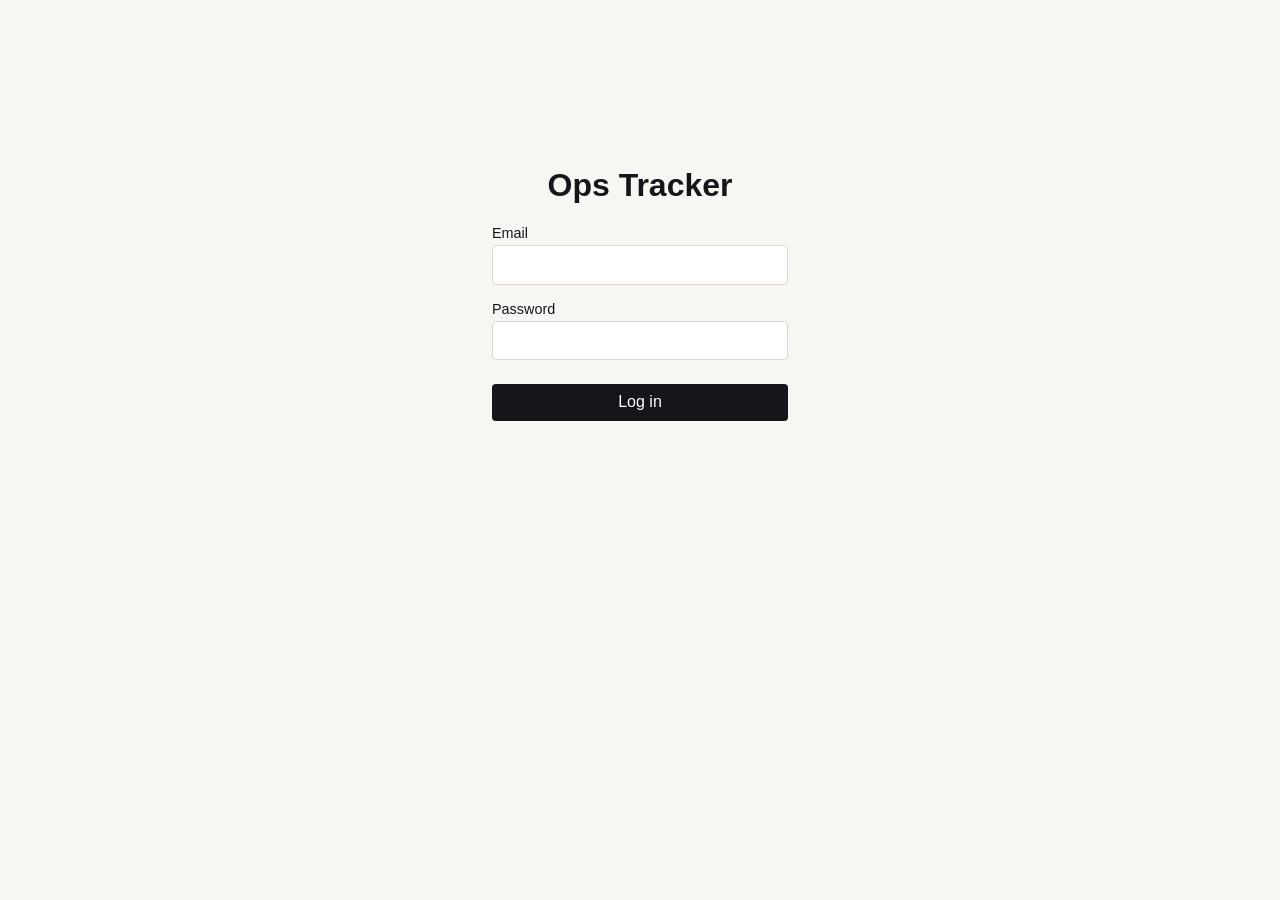
<file: index.html>
<!DOCTYPE html>
<html lang="en">
<head>
  <meta charset="UTF-8">
  <title>Login — Ops Tracker</title>
  <link rel="stylesheet" href="css/style.css">
</head>
<body>
  <main class="auth-screen">
    <h1>Ops Tracker</h1>
    <form id="login-form">
      <label>Email
        <input type="email" name="email" required>
      </label>
      <label>Password
        <input type="password" name="password" required>
      </label>
      <button type="submit">Log in</button>
    </form>
  </main>

  <script src="js/mock-data.js"></script>
  <script src="js/app.js"></script>
</body>
</html>
</file>
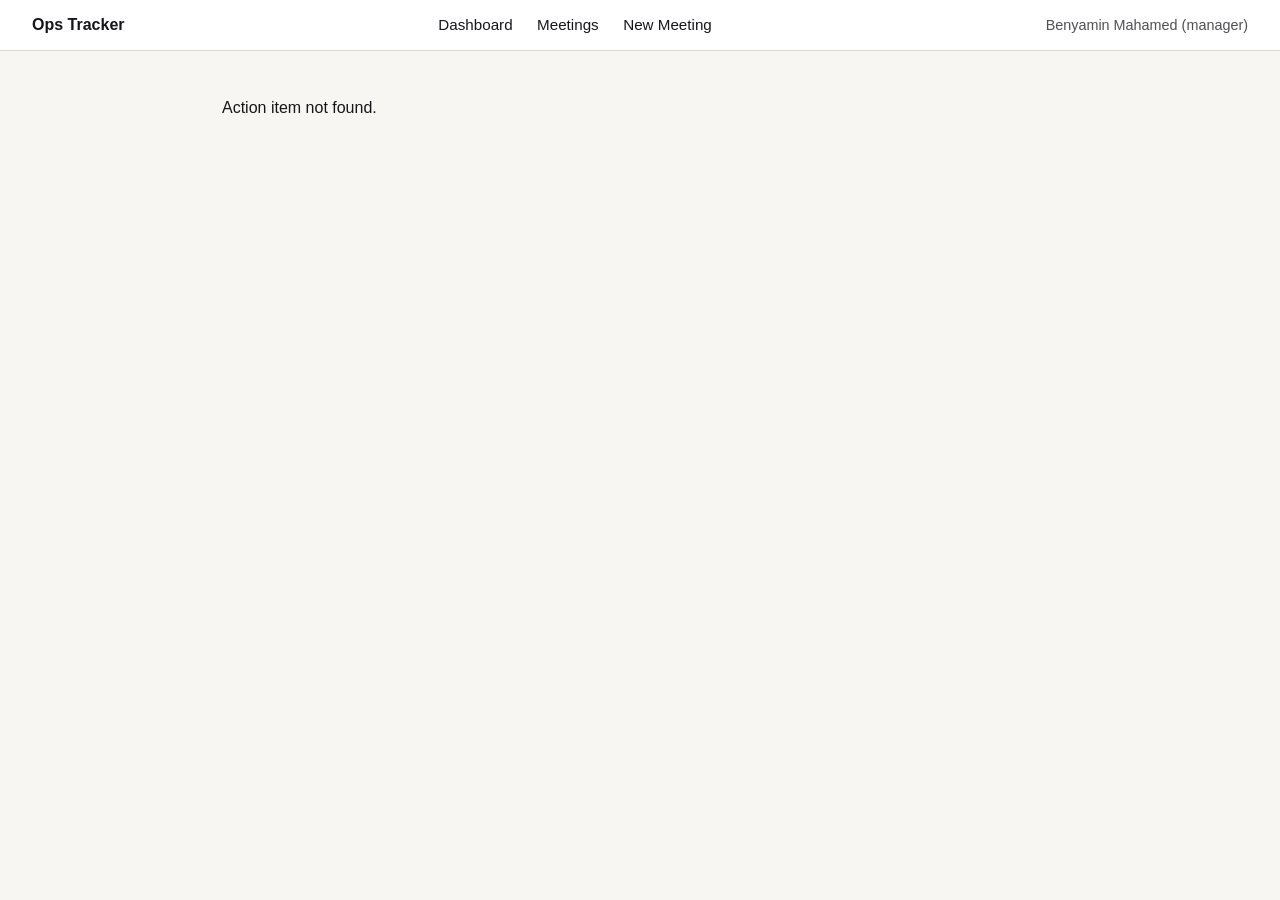
<file: action-item.html>
<!DOCTYPE html>
<html lang="en">
<head>
  <meta charset="UTF-8">
  <title>Action Item — Ops Tracker</title>
  <link rel="stylesheet" href="css/style.css">
</head>
<body>
  <header id="nav"></header>

  <main>
    <div id="action-item-detail"></div>
  </main>

  <script src="js/mock-data.js"></script>
  <script src="js/app.js"></script>
  <script src="js/action-item.js"></script>
</body>
</html>
</file>
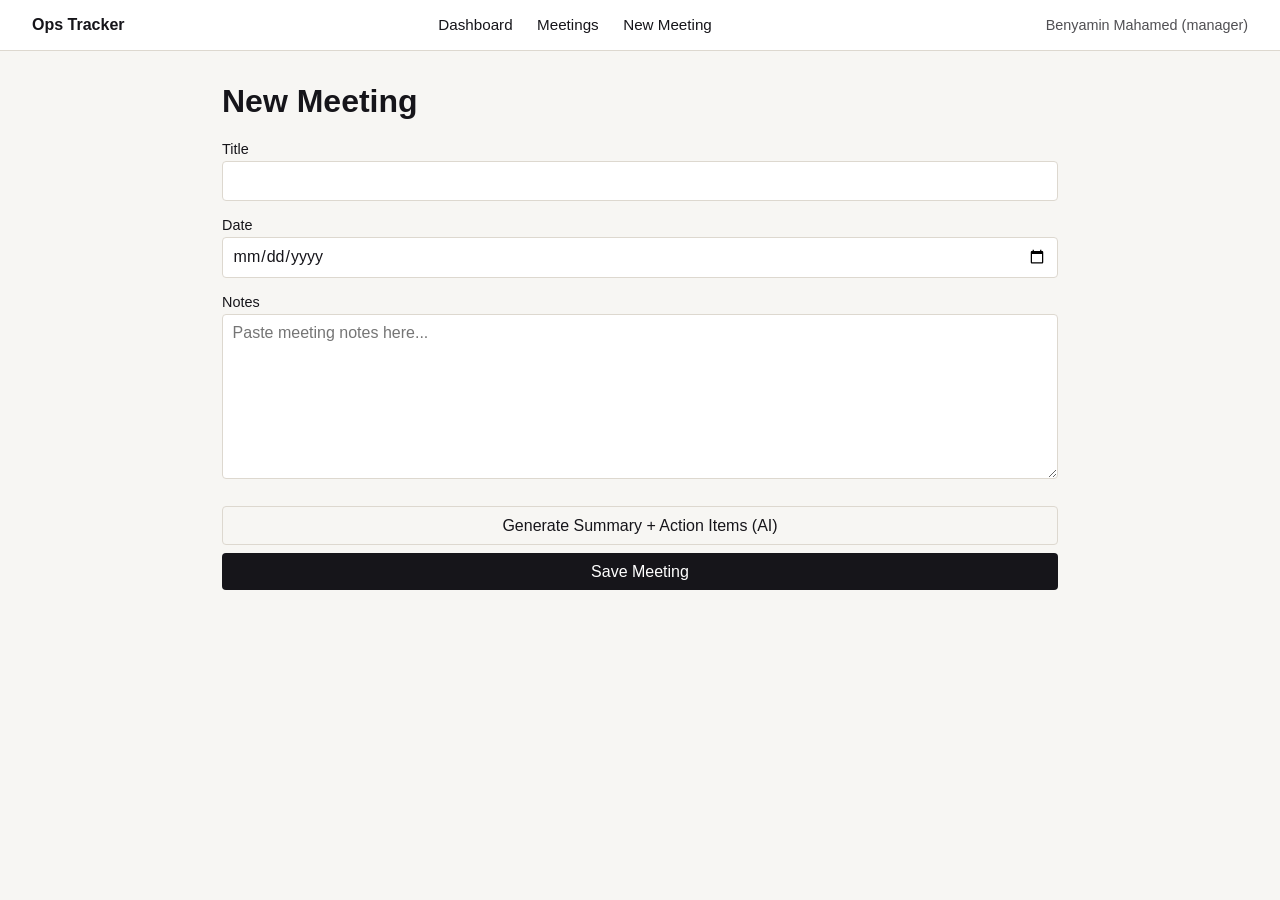
<file: create-meeting.html>
<!DOCTYPE html>
<html lang="en">
<head>
  <meta charset="UTF-8">
  <title>New Meeting — Ops Tracker</title>
  <link rel="stylesheet" href="css/style.css">
</head>
<body>
  <header id="nav"></header>

  <main>
    <h1>New Meeting</h1>

    <form id="create-meeting-form">
      <label>Title
        <input type="text" name="title" required>
      </label>

      <label>Date
        <input type="date" name="date" required>
      </label>

      <label>Notes
        <textarea name="notes" rows="8" placeholder="Paste meeting notes here..."></textarea>
      </label>

      <button type="button" id="generate-ai-btn" class="secondary">Generate Summary + Action Items (AI)</button>

      <div id="ai-preview"></div>

      <button type="submit">Save Meeting</button>
    </form>
  </main>

  <script src="js/mock-data.js"></script>
  <script src="js/app.js"></script>
  <script src="js/create-meeting.js"></script>
</body>
</html>
</file>
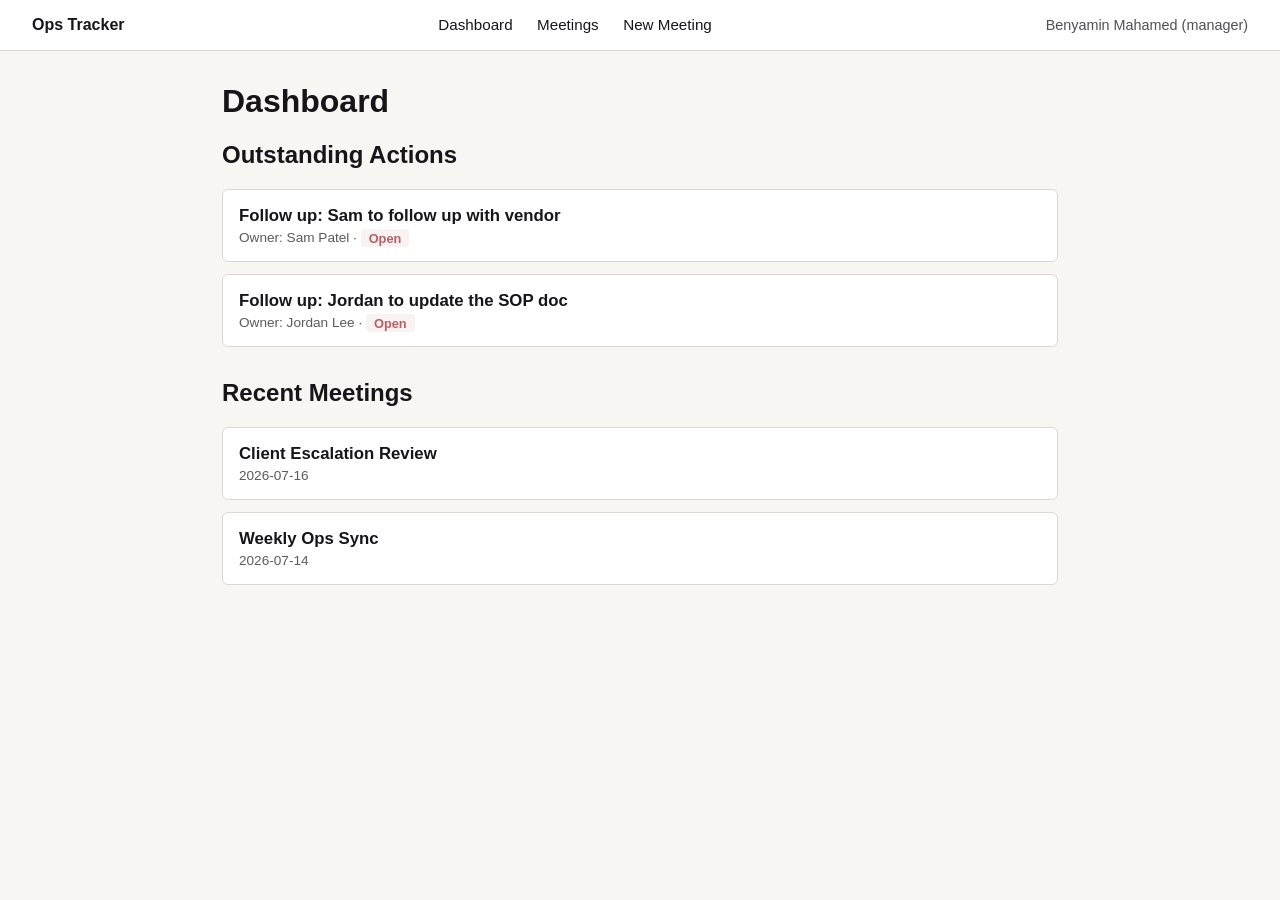
<file: dashboard.html>
<!DOCTYPE html>
<html lang="en">
<head>
  <meta charset="UTF-8">
  <title>Dashboard — Ops Tracker</title>
  <link rel="stylesheet" href="css/style.css">
</head>
<body>
  <header id="nav"></header>

  <main>
    <h1>Dashboard</h1>

    <section>
      <h2>Outstanding Actions</h2>
      <div id="outstanding-actions-list"></div>
    </section>

    <section>
      <h2>Recent Meetings</h2>
      <div id="recent-meetings-list"></div>
    </section>
  </main>

  <script src="js/mock-data.js"></script>
  <script src="js/app.js"></script>
  <script src="js/dashboard.js"></script>
</body>
</html>
</file>
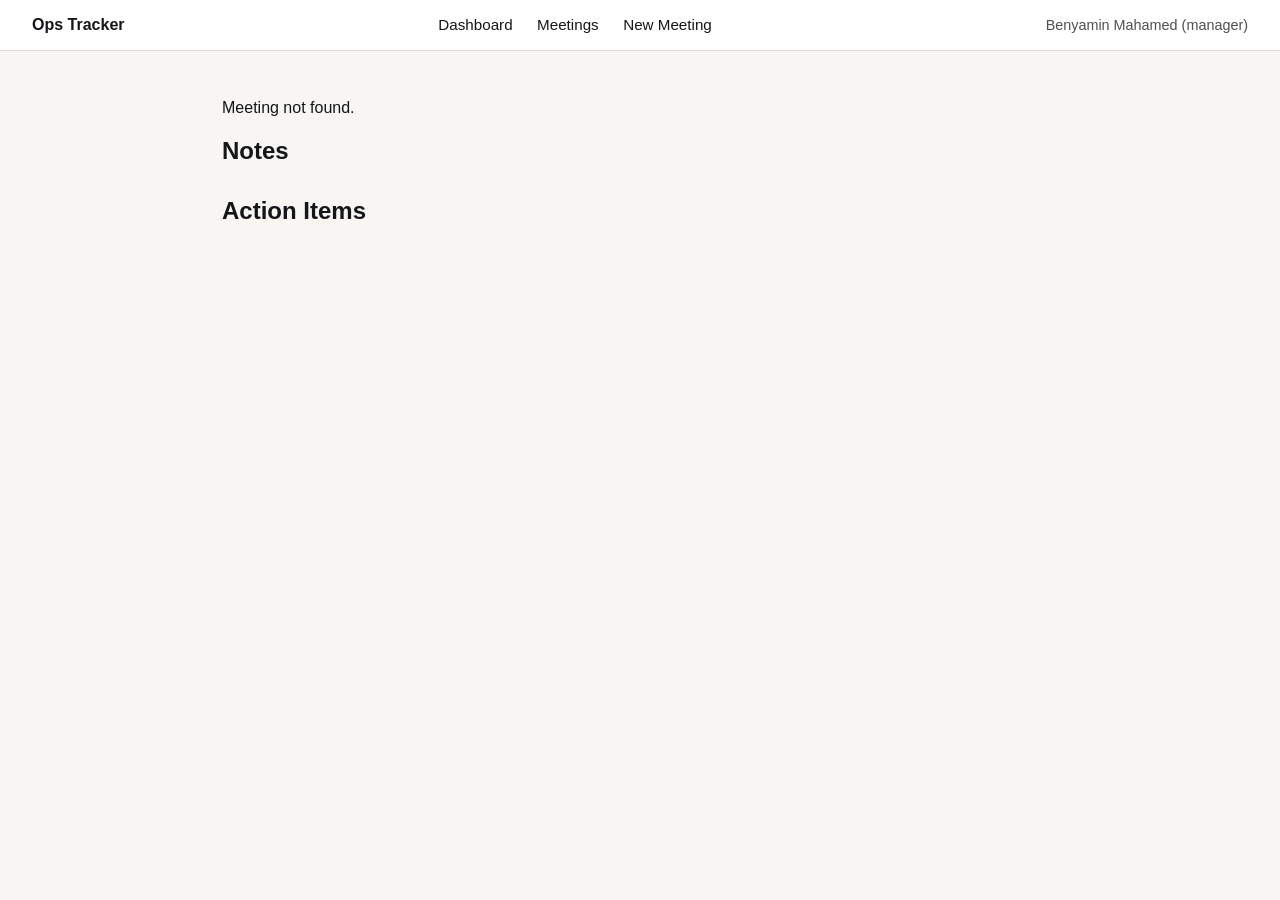
<file: meeting-detail.html>
<!DOCTYPE html>
<html lang="en">
<head>
  <meta charset="UTF-8">
  <title>Meeting Detail — Ops Tracker</title>
  <link rel="stylesheet" href="css/style.css">
</head>
<body>
  <header id="nav"></header>

  <main>
    <div id="meeting-detail-content"></div>

    <section>
      <h2>Notes</h2>
      <div id="notes-list"></div>
    </section>

    <section>
      <h2>Action Items</h2>
      <div id="action-items-list"></div>
    </section>
  </main>

  <script src="js/mock-data.js"></script>
  <script src="js/app.js"></script>
  <script src="js/meeting-detail.js"></script>
</body>
</html>
</file>
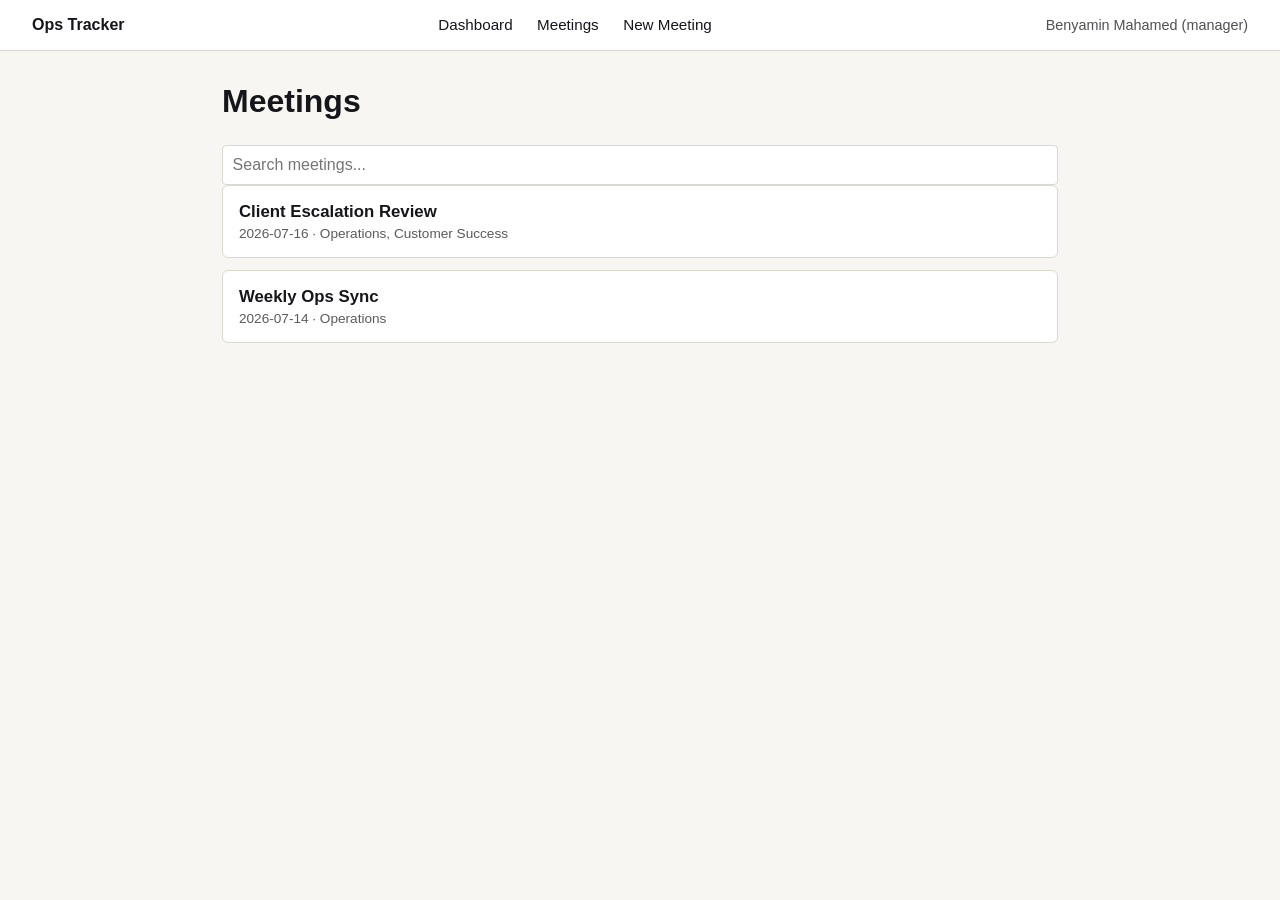
<file: meetings.html>
<!DOCTYPE html>
<html lang="en">
<head>
  <meta charset="UTF-8">
  <title>Meetings — Ops Tracker</title>
  <link rel="stylesheet" href="css/style.css">
</head>
<body>
  <header id="nav"></header>

  <main>
    <h1>Meetings</h1>

    <input type="search" id="meeting-search" placeholder="Search meetings...">

    <div id="meeting-list"></div>
  </main>

  <script src="js/mock-data.js"></script>
  <script src="js/app.js"></script>
  <script src="js/meetings.js"></script>
</body>
</html>
</file>
<file: css/style.css>
:root {
  --bg: #f7f6f3;
  --ink: #16151a;
  --accent: #b8862f;
  --border: #ddd8cf;
  --danger: #9e1b25;
  --success: #2e7d32;
  --card-bg: #ffffff;
  --radius: 6px;
}

* {
  box-sizing: border-box;
}

body {
  margin: 0;
  font-family: -apple-system, "Segoe UI", "Inter", sans-serif;
  background: var(--bg);
  color: var(--ink);
}

/* --- Nav --- */

header#nav {
  display: flex;
  justify-content: space-between;
  align-items: center;
  padding: 1rem 2rem;
  border-bottom: 1px solid var(--border);
  background: var(--card-bg);
}

header#nav .nav-brand {
  font-weight: 700;
}

header#nav nav a {
  margin-right: 1.25rem;
  color: var(--ink);
  text-decoration: none;
  font-size: 0.95rem;
}

header#nav nav a:hover {
  color: var(--accent);
}

header#nav .nav-user {
  font-size: 0.9rem;
  opacity: 0.75;
}

/* --- Layout --- */

main {
  padding: 2rem;
  max-width: 900px;
  margin: 0 auto;
}

h1 {
  margin-top: 0;
}

section {
  margin-bottom: 2rem;
}

.auth-screen {
  max-width: 360px;
  margin: 15vh auto;
  text-align: center;
}

/* --- Forms --- */

form label {
  display: block;
  margin-bottom: 1rem;
  text-align: left;
  font-size: 0.9rem;
}

input, textarea, select {
  width: 100%;
  padding: 0.6rem;
  margin-top: 0.25rem;
  font-size: 1rem;
  border: 1px solid var(--border);
  border-radius: 4px;
  font-family: inherit;
  background: var(--card-bg);
  color: var(--ink);
}

input:focus, textarea:focus, select:focus {
  outline: none;
  border-color: var(--accent);
}

/* --- Buttons ---
   Primary: solid dark, main actions (Save, Log in).
   Secondary: outlined, supporting actions (Generate AI preview). */

button {
  width: 100%;
  padding: 0.6rem;
  margin-top: 0.5rem;
  font-size: 1rem;
  font-family: inherit;
  border-radius: 4px;
  cursor: pointer;
  border: none;
  background: var(--ink);
  color: white;
}

button:hover {
  opacity: 0.9;
}

button.secondary {
  background: transparent;
  color: var(--ink);
  border: 1px solid var(--border);
}

button.secondary:hover {
  border-color: var(--accent);
  color: var(--accent);
  opacity: 1;
}

/* --- Cards --- */

.card {
  background: var(--card-bg);
  border: 1px solid var(--border);
  border-radius: var(--radius);
  padding: 1rem;
  margin-bottom: 0.75rem;
}

.card h3 {
  margin: 0 0 0.25rem 0;
  font-size: 1.05rem;
}

/* Links inside cards: styled as understated navigation, not default browser blue */
.card a {
  color: var(--ink);
  text-decoration: none;
}

.card a:hover {
  color: var(--accent);
  text-decoration: underline;
}

.meta {
  font-size: 0.85rem;
  opacity: 0.7;
  margin: 0;
}

/* --- Status badges --- */

.status-open,
.status-completed {
  font-weight: 600;
  padding: 0.1rem 0.5rem;
  border-radius: 4px;
  font-size: 0.8rem;
}

.status-open {
  color: var(--danger);
  background: rgba(158, 27, 37, 0.08);
}

.status-completed {
  color: var(--success);
  background: rgba(46, 125, 50, 0.08);
}
</file>
